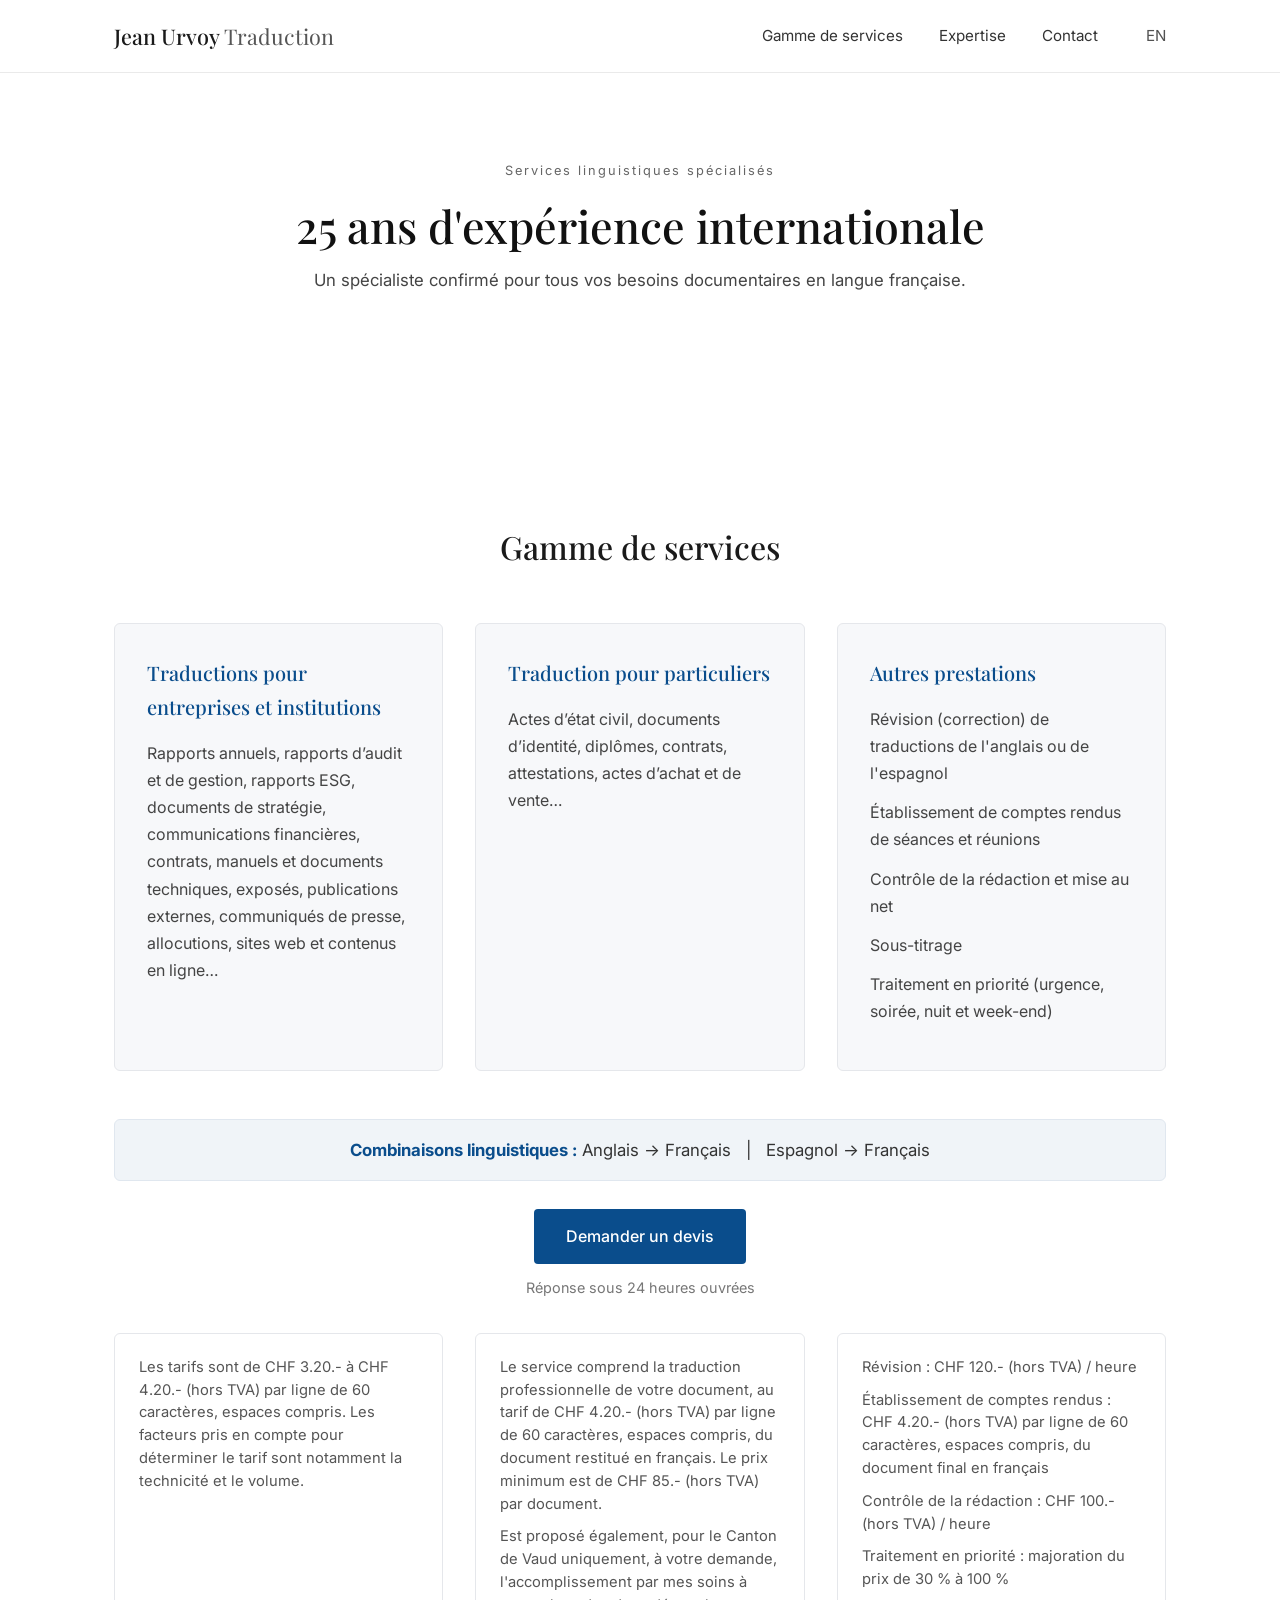
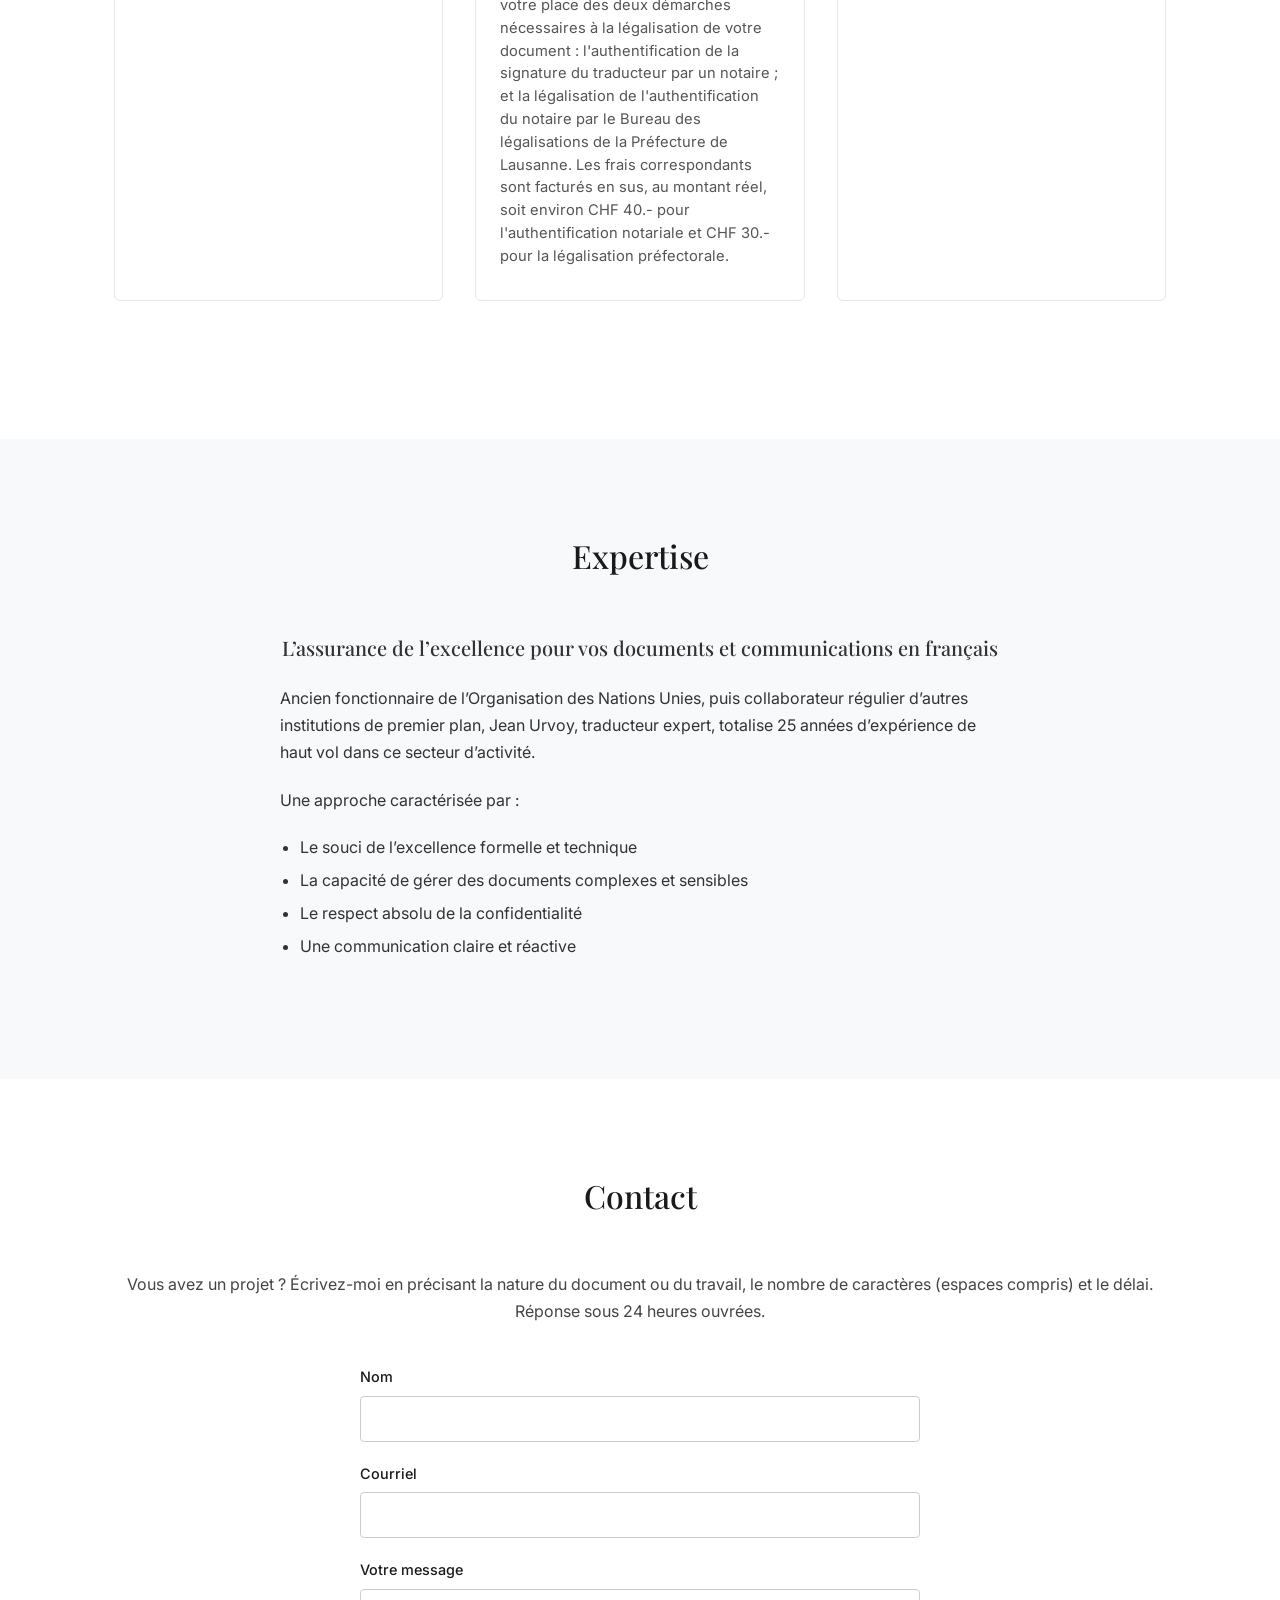
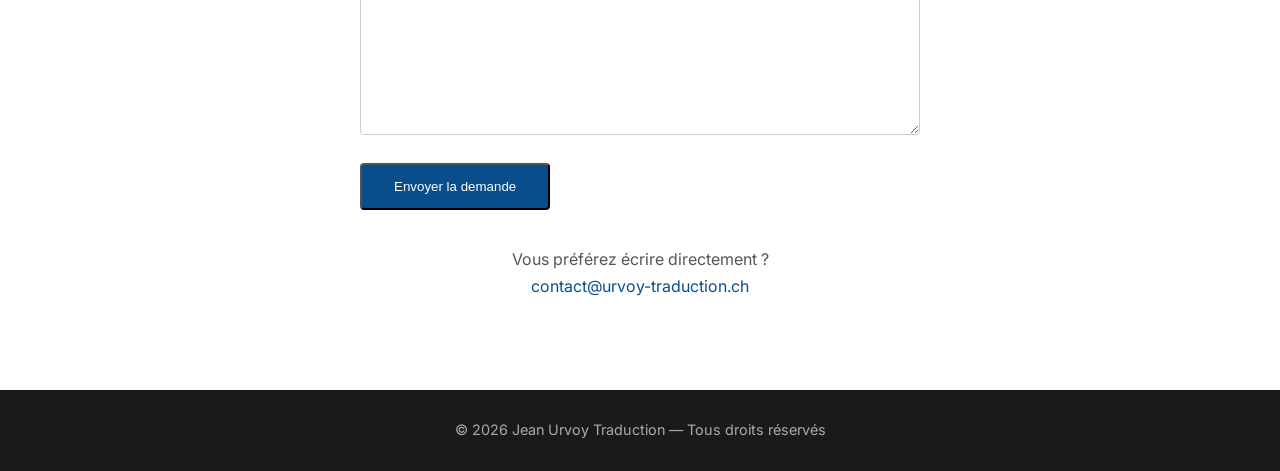
<file: index.html>
<!DOCTYPE html>
<html lang="fr">
<head>
    <meta charset="UTF-8">
    <meta name="viewport" content="width=device-width, initial-scale=1.0">
    <title>Jean Urvoy Traduction | Traducteur professionnel</title>
    <meta name="description" content="Traducteur professionnel – 25 ans d’expérience. Traductions officielles et certifiées en Suisse. Anglais & Espagnol → Français.">
    <link rel="stylesheet" href="styles.css">
    <link rel="preconnect" href="https://fonts.googleapis.com">
    <link rel="preconnect" href="https://fonts.gstatic.com" crossorigin>
    <link href="https://fonts.googleapis.com/css2?family=Inter:wght@300;400;500;600&family=Playfair+Display:wght@500;600&display=swap" rel="stylesheet">
</head>
<body>

    <!-- Header -->
    <header class="header">
        <div class="container header-inner">
            <a href="#accueil" class="logo">Jean Urvoy <span>Traduction</span></a>
            <nav class="nav">
                <a href="#services">Gamme de services</a>
                <a href="#apropos">Expertise</a>
                <a href="#contact">Contact</a>
 <a href="index-en.html" class="lang-switch">EN</a>
            </nav>
            <button class="menu-toggle" aria-label="Menu">☰</button>
        </div>
    </header>

    <!-- Hero / Accueil -->
    <section id="accueil" class="hero">
        <div class="container">
            <p class="hero-label">Services linguistiques spécialisés</p>
            <h1>25 ans d'expérience internationale</h1>
            <p class="hero-text">
                Un spécialiste confirmé pour tous vos besoins documentaires en langue française.
            </p>
        </div>
    </section>

    <!-- Gamme de services -->
    <section id="services" class="section">
        <div class="container">
            <h2>Gamme de services</h2>

            <!-- Première rangée : les 3 services -->
            <div class="services-grid">
                <div class="service-card">
                    <h3>Traductions pour entreprises et institutions</h3>
                    <p>
                        Rapports annuels, rapports d’audit et de gestion, rapports ESG, documents de stratégie, communications financières, contrats, manuels et documents techniques, exposés, publications externes, communiqués de presse, allocutions, sites web et contenus en ligne…
                    </p>
                </div>

                <div class="service-card">
                    <h3>Traduction pour particuliers</h3>
                    <p>
                        Actes d’état civil, documents d’identité, diplômes, contrats, attestations, actes d’achat et de vente…
                    </p>
                </div>

                <div class="service-card">
                    <h3>Autres prestations</h3>
                    <p>Révision (correction) de traductions de l'anglais ou de l'espagnol</p>
                    <p>Établissement de comptes rendus de séances et réunions</p>
                    <p>Contrôle de la rédaction et mise au net</p>
                    <p>Sous-titrage</p>
		    <p>Traitement en priorité (urgence, soirée, nuit et week-end)</p>
                </div>
            </div>

            <!-- Barre Combinaisons linguistiques -->
            <div class="languages-bar">
                <p>
                    <strong>Combinaisons linguistiques :</strong>
                    Anglais → Français &nbsp;&nbsp;|&nbsp;&nbsp; Espagnol → Français
                </p>
            </div>

            <!-- Bouton Demander un devis (déplacé ici) -->
            <div class="cta-center">
                <a href="#contact" class="btn">Demander un devis</a>
                <p class="hero-note">Réponse sous 24 heures ouvrées</p>
            </div>

            <!-- Deuxième rangée : les 3 colonnes tarifs -->
            <div class="services-grid tarifs-row">
                <div class="tarif-card">
                    <p>Les tarifs sont de CHF 3.20.- à CHF 4.20.- (hors TVA) par ligne de 60 caractères, espaces compris. Les facteurs pris en compte pour déterminer le tarif sont notamment la technicité et le volume.</p>
                </div>

                <div class="tarif-card">
                    <p>
                        Le service comprend la traduction professionnelle de votre document, au tarif de CHF 4.20.- (hors TVA) par ligne de 60 caractères, espaces compris, du document restitué en français. Le prix minimum est de CHF 85.- (hors TVA) par document.
                    </p>
                    <p>
                        Est proposé également, pour le Canton de Vaud uniquement, à votre demande, l'accomplissement par mes soins à votre place des deux démarches nécessaires à la légalisation de votre document : l'authentification de la signature du traducteur par un notaire ; et la légalisation de l'authentification du notaire par le Bureau des légalisations de la Préfecture de Lausanne. Les frais correspondants sont facturés en sus, au montant réel, soit environ CHF 40.- pour l'authentification notariale et CHF 30.- pour la légalisation préfectorale.
                    </p>
                </div>

                <div class="tarif-card">
                    <p>Révision : CHF 120.- (hors TVA) / heure</p>
                    <p>Établissement de comptes rendus : CHF 4.20.- (hors TVA) par ligne de 60 caractères, espaces compris, du document final en français</p>
                    <p>Contrôle de la rédaction : CHF 100.- (hors TVA) / heure</p>
		<p>Traitement en priorité : majoration du prix de 30 % à 100 % </p>
                </div>
            </div>
        </div>
    </section>

    <!-- Expertise -->
    <section id="apropos" class="section section-alt">
        <div class="container">
            <h2>Expertise</h2>
            <div class="about-content">
                <p class="about-intro">
                    L’assurance de l’excellence pour vos documents et communications en français
                </p>
                <p>
                    Ancien fonctionnaire de l’Organisation des Nations Unies, puis collaborateur régulier d’autres institutions de premier plan, 
                    Jean Urvoy, traducteur expert, totalise 25 années d’expérience de haut vol dans ce secteur d’activité.
                </p>
                <p>Une approche caractérisée par :</p>
                <ul>
                    <li>Le souci de l’excellence formelle et technique</li>
                    <li>La capacité de gérer des documents complexes et sensibles</li>
                    <li>Le respect absolu de la confidentialité</li>
                    <li>Une communication claire et réactive</li>
                </ul>
            </div>
        </div>
    </section>

    <!-- Contact -->
    <section id="contact" class="section">
        <div class="container">
            <h2>Contact</h2>
            <p class="contact-intro">Vous avez un projet ? Écrivez-moi en précisant la nature du document ou du travail, le nombre de caractères (espaces compris) et le délai. Réponse sous 24 heures ouvrées.</p>

            <form class="contact-form" action="https://formspree.io/f/xgawywba" method="POST">
                <div class="form-group">
                    <label for="name">Nom</label>
                    <input type="text" id="name" name="name" required>
                </div>
                <div class="form-group">
                    <label for="email">Courriel</label>
                    <input type="email" id="email" name="email" required>
                </div>
                <div class="form-group">
                    <label for="message">Votre message</label>
                    <textarea id="message" name="message" rows="6" required></textarea>
                </div>
                <button type="submit" class="btn">Envoyer la demande</button>
            </form>

            <p class="contact-note">
                Vous préférez écrire directement ?<br>
                <a href="mailto:contact@urvoy-traduction.ch">contact@urvoy-traduction.ch</a>
            </p>
        </div>
    </section>

    <!-- Footer -->
    <footer class="footer">
        <div class="container">
            <p>© 2026 Jean Urvoy Traduction — Tous droits réservés</p>
        </div>
    </footer>

    <script>
        const toggle = document.querySelector('.menu-toggle');
        const nav = document.querySelector('.nav');
        toggle.addEventListener('click', () => {
            nav.classList.toggle('active');
        });
    </script>
</body>
</html>
</file>
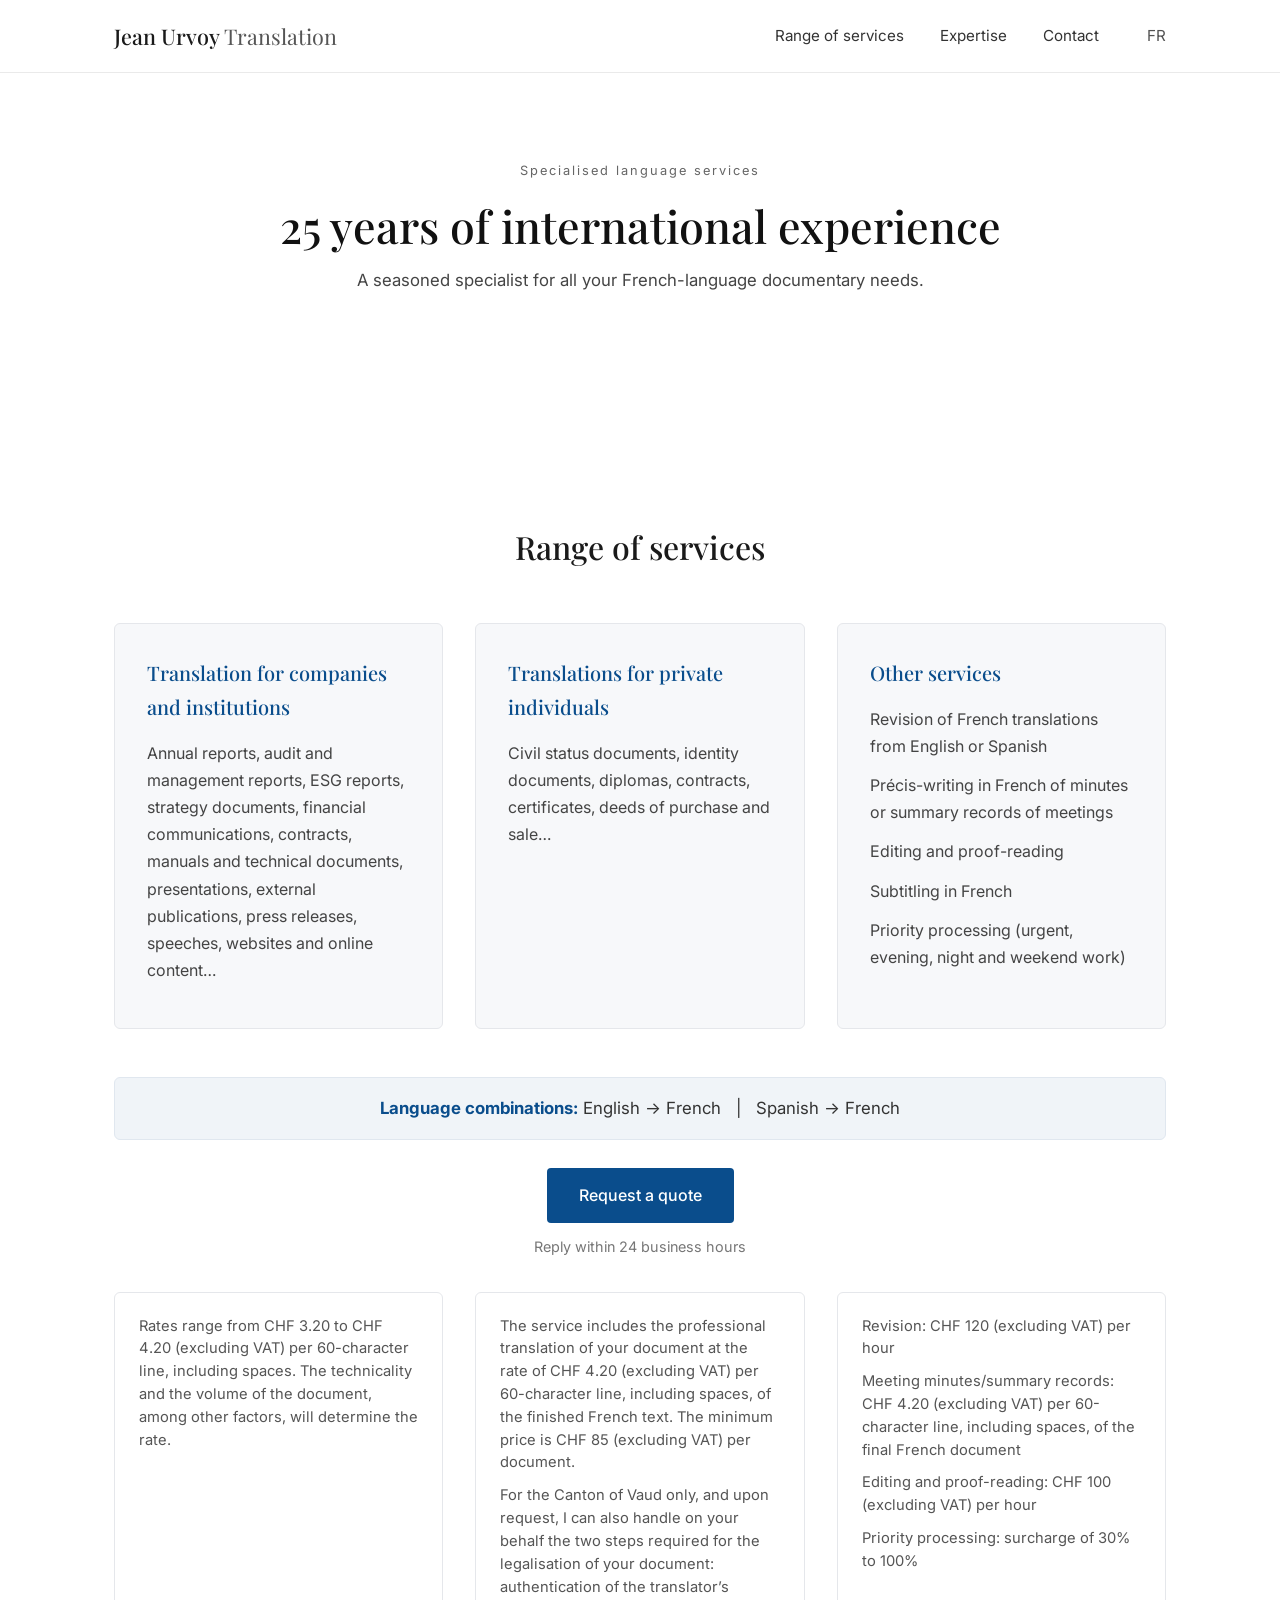
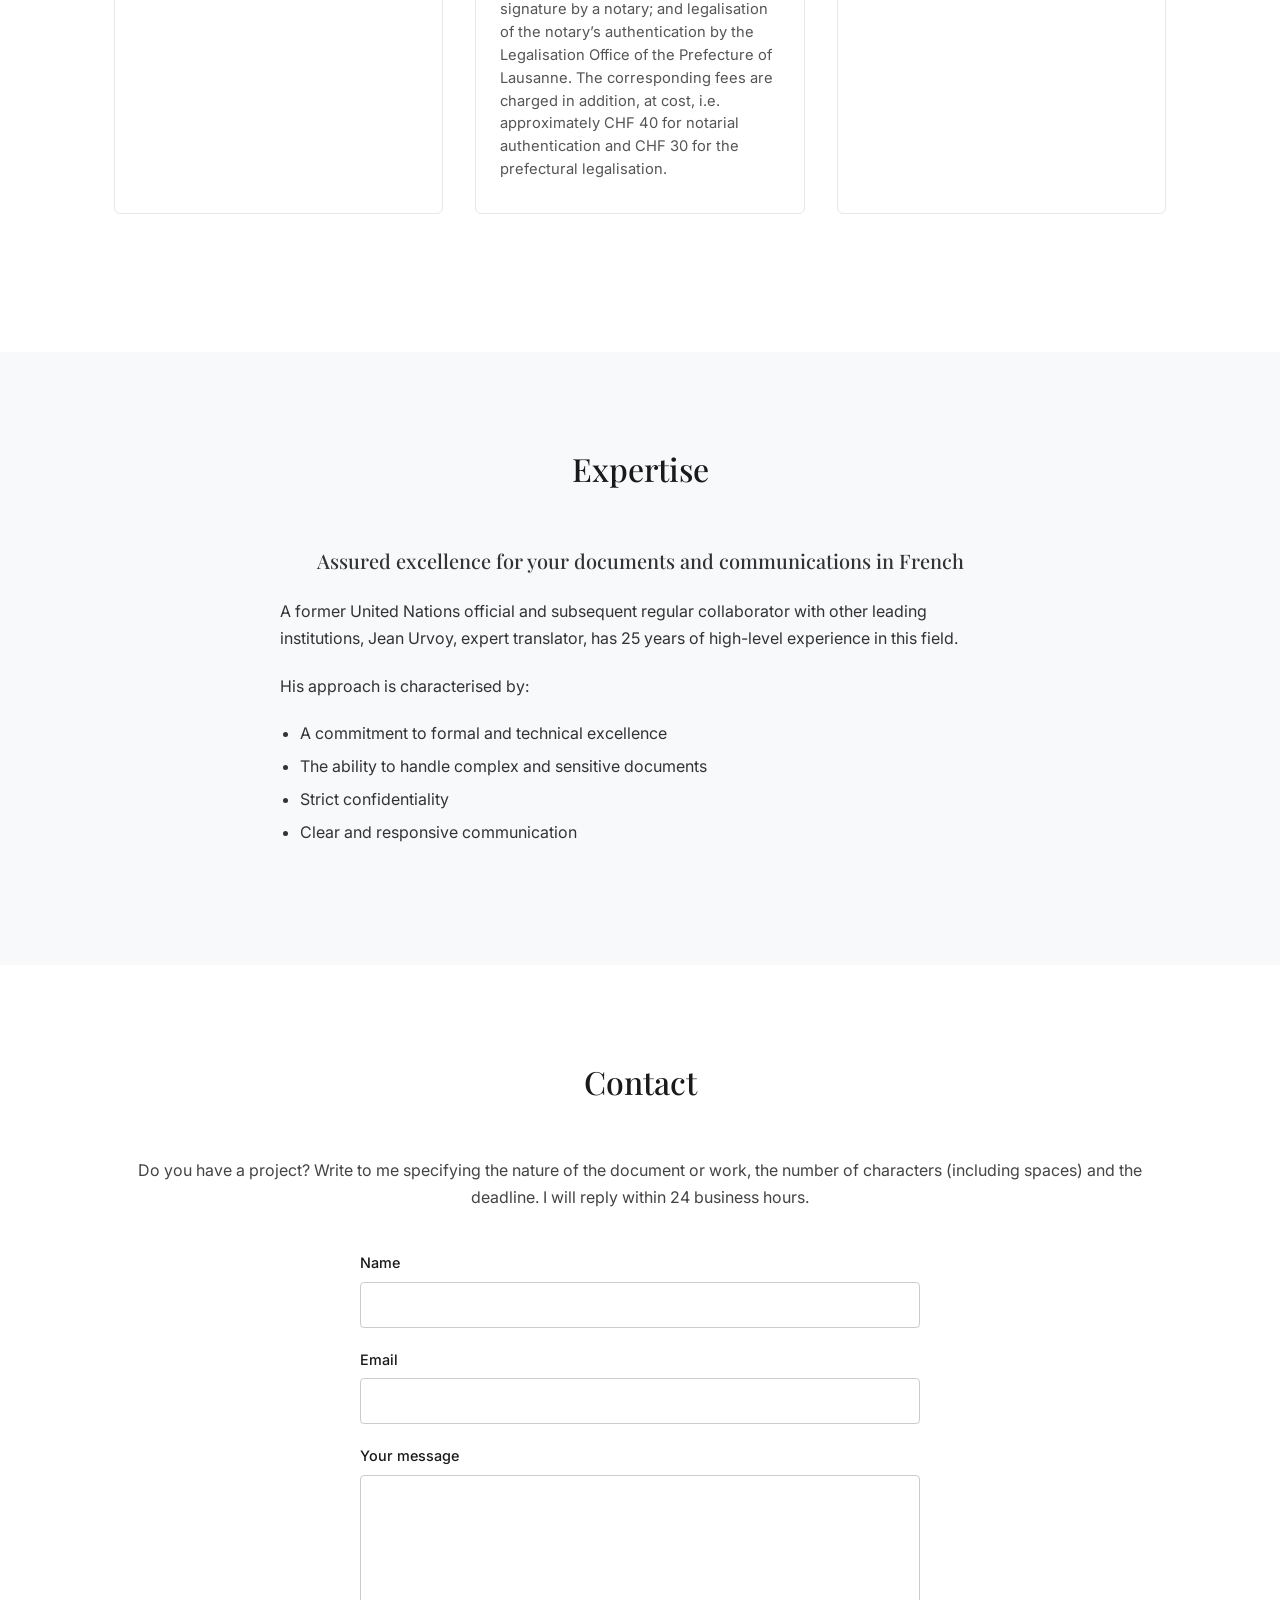
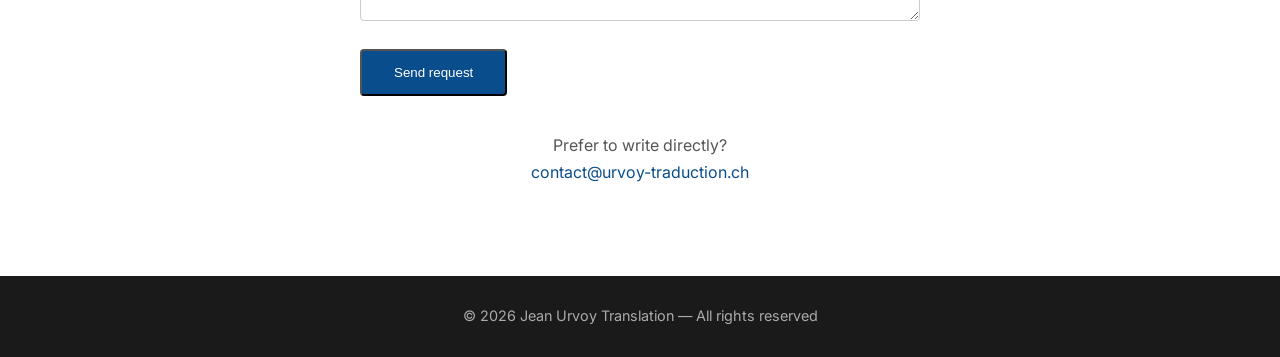
<file: index-en.html>
<!DOCTYPE html>
<html lang="en">
<head>
    <meta charset="UTF-8">
    <meta name="viewport" content="width=device-width, initial-scale=1.0">
    <title>Jean Urvoy Translation | Professional Translator</title>
    <meta name="description" content="Professional translator – 25 years of experience. Official and certified translations in Switzerland. English & Spanish → French.">
    <link rel="stylesheet" href="styles.css">
    <link rel="preconnect" href="https://fonts.googleapis.com">
    <link rel="preconnect" href="https://fonts.gstatic.com" crossorigin>
    <link href="https://fonts.googleapis.com/css2?family=Inter:wght@300;400;500;600&family=Playfair+Display:wght@500;600&display=swap" rel="stylesheet">
</head>
<body>

    <!-- Header -->
    <header class="header">
        <div class="container header-inner">
            <a href="index-en.html" class="logo">Jean Urvoy <span>Translation</span></a>
            <nav class="nav">
                <a href="#services">Range of services</a>
                <a href="#apropos">Expertise</a>
                <a href="#contact">Contact</a>
                <a href="index.html" class="lang-switch">FR</a>
            </nav>
            <button class="menu-toggle" aria-label="Menu">☰</button>
        </div>
    </header>

    <!-- Hero -->
    <section id="accueil" class="hero">
        <div class="container">
            <p class="hero-label">Specialised language services</p>
            <h1>25 years of international experience</h1>
            <p class="hero-text">
                A seasoned specialist for all your French-language documentary needs.
            </p>
        </div>
    </section>

    <!-- Range of services -->
    <section id="services" class="section">
        <div class="container">
            <h2>Range of services</h2>

            <div class="services-grid">
                <div class="service-card">
                    <h3>Translation for companies and institutions</h3>
                    <p>
                        Annual reports, audit and management reports, ESG reports, strategy documents, financial communications, contracts, manuals and technical documents, presentations, external publications, press releases, speeches, websites and online content…
                    </p>
                </div>

                <div class="service-card">
                    <h3>Translations for private individuals</h3>
                    <p>
                        Civil status documents, identity documents, diplomas, contracts, certificates, deeds of purchase and sale…
                    </p>
                </div>

                <div class="service-card">
                    <h3>Other services</h3>
                    <p>Revision of French translations from English or Spanish</p>
                    <p>Précis-writing in French of minutes or summary records of meetings </p>
                    <p>Editing and proof-reading</p>
                    <p>Subtitling in French</p>
                    <p>Priority processing (urgent, evening, night and weekend work)</p>
                </div>
            </div>

            <!-- Language combinations bar -->
            <div class="languages-bar">
                <p>
                    <strong>Language combinations:</strong>
                    English → French &nbsp;&nbsp;|&nbsp;&nbsp; Spanish → French
                </p>
            </div>

            <!-- CTA -->
            <div class="cta-center">
                <a href="#contact" class="btn">Request a quote</a>
                <p class="hero-note">Reply within 24 business hours</p>
            </div>

            <!-- Rates -->
            <div class="services-grid tarifs-row">
                <div class="tarif-card">
                    <p>Rates range from CHF 3.20 to CHF 4.20 (excluding VAT) per 60-character line, including spaces. The technicality and the volume of the document, among other factors, will determine the rate.</p>
                </div>

                <div class="tarif-card">
                    <p>
                        The service includes the professional translation of your document at the rate of CHF 4.20 (excluding VAT) per 60-character line, including spaces, of the finished French text. The minimum price is CHF 85 (excluding VAT) per document.
                    </p>
                    <p>
                        For the Canton of Vaud only, and upon request, I can also handle on your behalf the two steps required for the legalisation of your document: authentication of the translator’s signature by a notary; and legalisation of the notary’s authentication by the Legalisation Office of the Prefecture of Lausanne. The corresponding fees are charged in addition, at cost, i.e. approximately CHF 40 for notarial authentication and CHF 30 for the prefectural legalisation.
                    </p>
                </div>

                <div class="tarif-card">
                    <p>Revision: CHF 120 (excluding VAT) per hour</p>
                    <p>Meeting minutes/summary records: CHF 4.20 (excluding VAT) per 60-character line, including spaces, of the final French document</p>
                    <p>Editing and proof-reading: CHF 100 (excluding VAT) per hour</p>
                    <p>Priority processing: surcharge of 30% to 100%</p>
                </div>
            </div>
        </div>
    </section>

    <!-- Expertise -->
    <section id="apropos" class="section section-alt">
        <div class="container">
            <h2>Expertise</h2>
            <div class="about-content">
                <p class="about-intro">
                    Assured excellence for your documents and communications in French
                </p>
                <p>
                    A former United Nations official and subsequent regular collaborator with other leading institutions, Jean Urvoy, expert translator, has 25 years of high-level experience in this field.
                </p>
                <p>His approach is characterised by:</p>
                <ul>
                    <li>A commitment to formal and technical excellence</li>
                    <li>The ability to handle complex and sensitive documents</li>
                    <li>Strict confidentiality</li>
                    <li>Clear and responsive communication</li>
                </ul>
            </div>
        </div>
    </section>

    <!-- Contact -->
    <section id="contact" class="section">
        <div class="container">
            <h2>Contact</h2>
            <p class="contact-intro">Do you have a project? Write to me specifying the nature of the document or work, the number of characters (including spaces) and the deadline. I will reply within 24 business hours.</p>

            <form class="contact-form" action="https://formspree.io/f/xgawywba" method="POST">
                <div class="form-group">
                    <label for="name">Name</label>
                    <input type="text" id="name" name="name" required>
                </div>
                <div class="form-group">
                    <label for="email">Email</label>
                    <input type="email" id="email" name="email" required>
                </div>
                <div class="form-group">
                    <label for="message">Your message</label>
                    <textarea id="message" name="message" rows="6" required></textarea>
                </div>
                <button type="submit" class="btn">Send request</button>
            </form>

            <p class="contact-note">
                Prefer to write directly?<br>
                <a href="mailto:contact@urvoy-traduction.ch">contact@urvoy-traduction.ch</a>
            </p>
        </div>
    </section>

    <!-- Footer -->
    <footer class="footer">
        <div class="container">
            <p>© 2026 Jean Urvoy Translation — All rights reserved</p>
        </div>
    </footer>

    <script>
        const toggle = document.querySelector('.menu-toggle');
        const nav = document.querySelector('.nav');
        toggle.addEventListener('click', () => {
            nav.classList.toggle('active');
        });
    </script>
</body>
</html>
</file>
<file: styles.css>
/* ===== Reset & Base ===== */
* {
    margin: 0;
    padding: 0;
    box-sizing: border-box;
}

body {
    font-family: 'Inter', system-ui, sans-serif;
    color: #1a1a1a;
    line-height: 1.7;
    background: #ffffff;
}

.container {
    max-width: 1100px;
    margin: 0 auto;
    padding: 0 24px;
}

h1, h2, h3 {
    font-family: 'Playfair Display', Georgia, serif;
    font-weight: 500;
}

/* ===== Header ===== */
.header {
    position: fixed;
    top: 0;
    left: 0;
    right: 0;
    background: rgba(255, 255, 255, 0.97);
    border-bottom: 1px solid #eaeaea;
    z-index: 100;
    backdrop-filter: blur(8px);
}

.header-inner {
    display: flex;
    justify-content: space-between;
    align-items: center;
    height: 72px;
}

.logo {
    font-family: 'Playfair Display', serif;
    font-size: 1.35rem;
    color: #1a1a1a;
    text-decoration: none;
    font-weight: 500;
}

.logo span {
    font-weight: 400;
    color: #555;
}

.nav {
    display: flex;
    gap: 36px;
}

.nav a {
    text-decoration: none;
    color: #333;
    font-size: 0.95rem;
    font-weight: 400;
    transition: color 0.2s;
}

.nav a:hover {
    color: #0a4d8c;
}

.menu-toggle {
    display: none;
    background: none;
    border: none;
    font-size: 1.5rem;
    cursor: pointer;
}

/* ===== Hero ===== */
.hero {
    padding: 160px 0 100px;
    text-align: center;
}

.hero-label {
    text-transform: none;
    letter-spacing: 2px;
    font-size: 0.8rem;
    color: #666;
    margin-bottom: 16px;
}

.hero h1 {
    font-size: 2.8rem;
    line-height: 1.25;
    margin-bottom: 12px;
    color: #111;
}

.hero-subtitle {
    font-size: 1.25rem;
    color: #444;
    margin-bottom: 28px;
}

.hero-text {
    max-width: 680px;
    margin: 0 auto 36px;
    color: #444;
    font-size: 1.05rem;
}

.btn {
    display: inline-block;
    background: #0a4d8c;
    color: white;
    padding: 14px 32px;
    text-decoration: none;
    border-radius: 4px;
    font-weight: 500;
    transition: background 0.2s;
}

.btn:hover {
    background: #083a6b;
}

.hero-note {
    margin-top: 16px;
    font-size: 0.9rem;
    color: #777;
}

/* ===== Sections ===== */
.section {
    padding: 90px 0;
}

.section-alt {
    background: #f8f9fa;
}

.section h2 {
    font-size: 2rem;
    margin-bottom: 48px;
    text-align: center;
}

/* ===== Services ===== */
.services-grid {
    display: grid;
    grid-template-columns: repeat(auto-fit, minmax(300px, 1fr));
    gap: 32px;
    margin-bottom: 48px;
}

.service-card {
    background: white;
    padding: 32px;
    border: 1px solid #eaeaea;
    border-radius: 6px;
}

.service-card h3 {
    font-size: 1.25rem;
    margin-bottom: 16px;
    color: #0a4d8c;
}

.service-card p {
    margin-bottom: 12px;
    color: #444;
}

.tarifs-box {
    background: #f0f4f8;
    padding: 28px 32px;
    border-radius: 6px;
    text-align: center;
    color: #333;
    font-size: 1.05rem;
}

/* ===== À propos ===== */
.about-content {
    max-width: 720px;
    margin: 0 auto;
}

.about-content p {
    margin-bottom: 20px;
    color: #333;
}

.about-content ul {
    margin: 16px 0 24px 24px;
    color: #333;
}

.languages {
    margin-top: 32px;
    padding-top: 24px;
    border-top: 1px solid #ddd;
    font-size: 1.05rem;
}

/* ===== Processus ===== */
.process-grid {
    display: grid;
    grid-template-columns: repeat(auto-fit, minmax(220px, 1fr));
    gap: 28px;
}

.process-step {
    text-align: center;
    padding: 24px 16px;
}

.step-number {
    display: inline-flex;
    width: 42px;
    height: 42px;
    background: #0a4d8c;
    color: white;
    border-radius: 50%;
    align-items: center;
    justify-content: center;
    font-weight: 600;
    margin-bottom: 16px;
}

.process-step h3 {
    font-size: 1.15rem;
    margin-bottom: 10px;
}

.process-step p {
    color: #555;
    font-size: 0.95rem;
}

/* ===== Contact ===== */
.contact-intro {
    text-align: center;
    margin-bottom: 40px;
    color: #444;
}

.contact-form {
    max-width: 560px;
    margin: 0 auto;
}

.form-group {
    margin-bottom: 20px;
}

.form-group label {
    display: block;
    margin-bottom: 6px;
    font-size: 0.9rem;
    font-weight: 500;
}

.form-group input,
.form-group textarea {
    width: 100%;
    padding: 12px 14px;
    border: 1px solid #ccc;
    border-radius: 4px;
    font-family: inherit;
    font-size: 1rem;
}

.form-group input:focus,
.form-group textarea:focus {
    outline: none;
    border-color: #0a4d8c;
}

.contact-note {
    text-align: center;
    margin-top: 36px;
    color: #555;
}

.contact-note a {
    color: #0a4d8c;
    text-decoration: none;
}

/* ===== Footer ===== */
.footer {
    background: #1a1a1a;
    color: #aaa;
    text-align: center;
    padding: 28px 0;
    font-size: 0.9rem;
}

/* ===== Responsive ===== */
@media (max-width: 768px) {
    .nav {
        display: none;
        position: absolute;
        top: 72px;
        left: 0;
        right: 0;
        background: white;
        flex-direction: column;
        padding: 24px;
        gap: 16px;
        border-bottom: 1px solid #eee;
    }

    .nav.active {
        display: flex;
    }

    .menu-toggle {
        display: block;
    }

    .hero h1 {
        font-size: 2.1rem;
    }

    .hero {
        padding: 130px 0 70px;
    }

    .section {
        padding: 70px 0;
    }
}
.about-intro {
    font-size: 1.25rem;
    font-family: 'Playfair Display', Georgia, serif;
    color: #0a4d8c;
    margin-bottom: 28px;
    text-align: center;
    font-weight: 500;
}

.about-content ul {
    margin: 12px 0 28px 20px;
}

.about-content li {
    margin-bottom: 6px;
}
/* Bloc tarifaire dans les cartes de services */
.tarif-box {
    margin-top: 24px;
    padding-top: 20px;
    border-top: 1px solid #e0e0e0;
    font-size: 0.95rem;
    color: #444;
}

.tarif-box p {
    margin-bottom: 10px;
}

.tarif-box strong {
    color: #0a4d8c;
}
/* Rangée des tarifs */
.tarifs-row {
    margin-top: 20px;
}

/* Style des cartes tarifs (contraste) */
.tarif-card {
    background: #f7f8fa;
    border: 1px solid #e5e7eb;
    border-radius: 6px;
    padding: 22px 24px;
    font-size: 0.92rem;          /* texte un peu plus petit */
    color: #555;                 /* texte plus clair */
    line-height: 1.55;
}

.tarif-card strong {
    color: #0a4d8c;
    font-size: 0.95rem;
}

.tarif-card p {
    margin-bottom: 10px;
}
/* Cartes de services (fond légèrement gris) */
.service-card {
    background: #f7f8fa;
    border: 1px solid #e5e7eb;
}

/* Rangée des tarifs */
.tarifs-row {
    margin-top: 20px;
}

/* Cartes tarifs (fond blanc + contraste) */
.tarif-card {
    background: #ffffff;
    border: 1px solid #e5e7eb;
    border-radius: 6px;
    padding: 22px 24px;
    font-size: 0.92rem;
    color: #555;
    line-height: 1.55;
}

.tarif-card strong {
    color: #0a4d8c;
    font-size: 0.95rem;
}

.tarif-card p {
    margin-bottom: 10px;
}
/* Barre Combinaisons linguistiques */
.languages-bar {
    margin: 28px 0 20px;
    padding: 16px 24px;
    background: #f0f4f8;
    border: 1px solid #e0e7ef;
    border-radius: 6px;
    text-align: center;
}

.languages-bar p {
    margin: 0;
    font-size: 1.05rem;
    color: #333;
}

.languages-bar strong {
    color: #0a4d8c;
}
.cta-center {
    text-align: center;
    margin: 28px 0 32px;
}

.cta-center .hero-note {
    margin-top: 12px;
}
.lang-switch {
    font-weight: 600;
    margin-left: 12px;
    opacity: 0.85;
}
.lang-switch:hover {
    opacity: 1;
}
</file>
